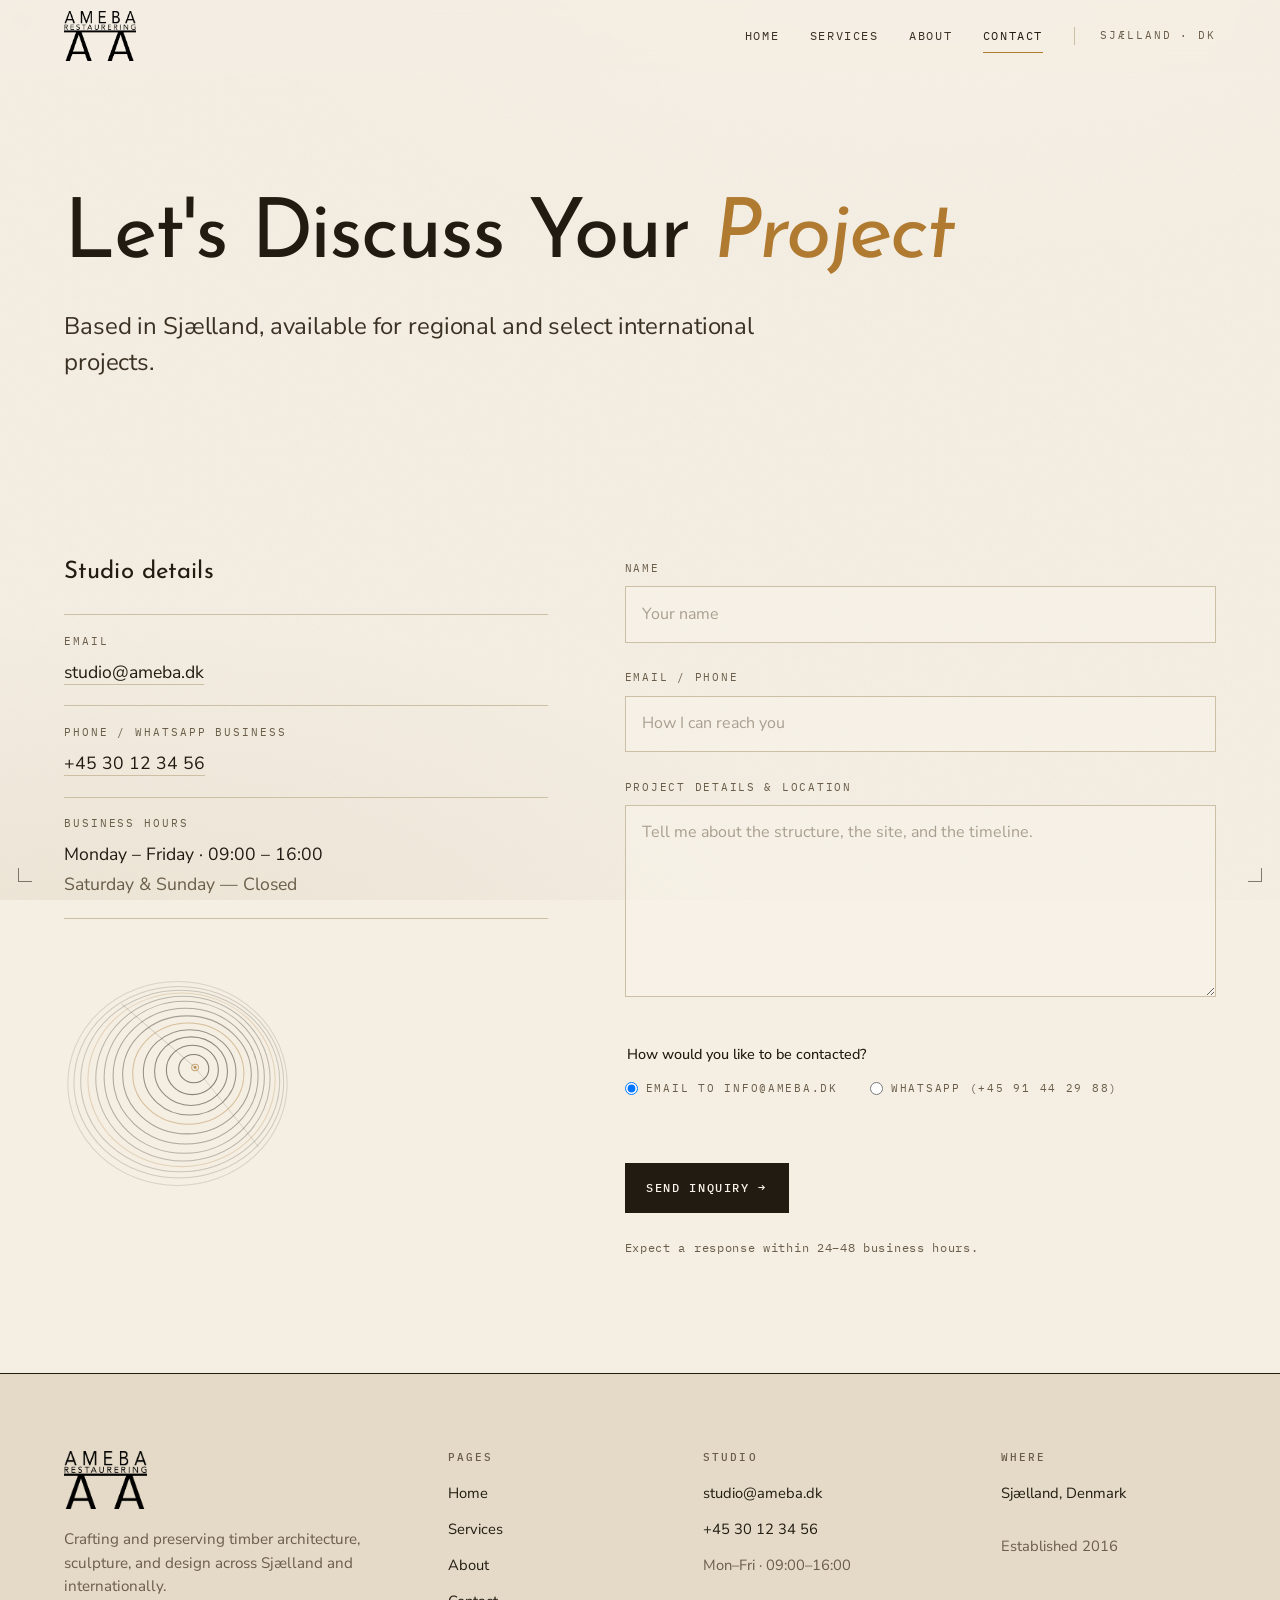
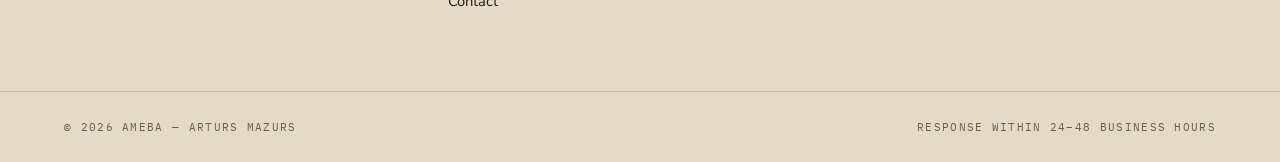
<file: contact.html>
<!DOCTYPE html>
<html lang="en" class="no-js">
<head>
  <meta charset="UTF-8" />
  <meta name="viewport" content="width=device-width, initial-scale=1.0" />
  <title>Contact — Ameba | Let's Discuss Your Timber Project</title>
  <meta name="description" content="Based in Sjælland, available for regional and select international projects. Email, phone / WhatsApp Business, and a short project enquiry form. Response within 24–48 business hours." />
  <link rel="preconnect" href="https://fonts.googleapis.com" />
  <link rel="preconnect" href="https://fonts.gstatic.com" crossorigin />
  <link href="https://fonts.googleapis.com/css2?family=Josefin+Sans:ital,wght@0,300;0,400;0,500;1,300&family=Nunito+Sans:ital,opsz,wght@0,6..12,400;0,6..12,600;0,6..12,700;1,6..12,400&family=IBM+Plex+Mono:wght@400;500&display=swap" rel="stylesheet" />
  <link rel="stylesheet" href="styles.css" />
</head>
<body>
  <div class="grain" aria-hidden="true"></div>
  <div class="sheet" aria-hidden="true"><span class="mark tl"></span><span class="mark tr"></span><span class="mark bl"></span><span class="mark br"></span></div>

  <header class="site-header" data-header>
    <div class="container header-inner">
      <a class="brand" href="index.html" aria-label="Ameba — Restaurering, home">
        <img class="brand-logo" src="images/logo-black.png" alt="Ameba — Restaurering" />
      </a>
      <button class="nav-toggle" aria-expanded="false" aria-controls="primary-nav" aria-label="Toggle menu" data-nav-toggle><span class="bar"></span></button>
      <nav class="primary-nav" id="primary-nav" data-nav>
        <a href="index.html">Home</a>
        <a href="services.html">Services</a>
        <a href="about.html">About</a>
        <a href="contact.html" class="is-active" aria-current="page">Contact</a>
        <span class="nav-locale">Sjælland · DK</span>
      </nav>
    </div>
  </header>

  <main>
    <section class="page-head">
      <div class="container">
        <h1 class="page-title" data-reveal>Let's Discuss Your <em>Project</em></h1>
        <p class="page-intro lead" data-reveal>Based in Sjælland, available for regional and select international projects.</p>
      </div>
    </section>

    <section class="section section--plain">
      <div class="container contact-grid">
        <aside class="contact-details" data-reveal>
          <h2 class="contact-h">Studio details</h2>
          <dl>
            <div>
              <dt>Email</dt>
              <dd><a href="mailto:studio@ameba.dk">studio@ameba.dk</a></dd>
            </div>
            <div>
              <dt>Phone / WhatsApp Business</dt>
              <dd><a href="tel:+4530123456">+45 30 12 34 56</a></dd>
            </div>
            <div>
              <dt>Business hours</dt>
              <dd>Monday – Friday · 09:00 – 16:00<br /><span class="muted">Saturday &amp; Sunday — Closed</span></dd>
            </div>
          </dl>
          <div class="contact-rings" data-rings aria-hidden="true"></div>
        </aside>

        <form class="contact-form" method="POST" action="https://formspree.io/f/xlgylyek" data-contact-form novalidate>
          <div class="field">
            <label for="name">Name</label>
            <input id="name" name="name" type="text" autocomplete="name" placeholder="Your name" required />
          </div>
          <div class="field">
            <label for="contact">Email / Phone</label>
            <input id="contact" name="contact" type="text" placeholder="How I can reach you" required />
          </div>
          <div class="field">
            <label for="details">Project Details &amp; Location</label>
            <textarea id="details" name="details" rows="6" placeholder="Tell me about the structure, the site, and the timeline." required></textarea>
          </div>
          <fieldset class="field" style="border:none; padding:0; margin:1.2rem 0;">
            <legend style="font-size:0.9rem; font-weight:500; margin-bottom:0.8rem;">How would you like to be contacted?</legend>
            <div style="display:flex; gap:2rem; margin-bottom:1rem;">
              <label style="display:flex; align-items:center; gap:0.5rem; cursor:pointer;">
                <input type="radio" name="contact-method" value="email" checked required style="cursor:pointer;" />
                <span>Email to info@ameba.dk</span>
              </label>
              <label style="display:flex; align-items:center; gap:0.5rem; cursor:pointer;">
                <input type="radio" name="contact-method" value="whatsapp" required style="cursor:pointer;" />
                <span>WhatsApp (+45 91 44 29 88)</span>
              </label>
            </div>
          </fieldset>
          <div id="whatsapp-link" style="display:none; margin-bottom:1.5rem;">
            <a href="https://wa.me/4591442988" class="btn btn-ghost" style="display:inline-block; text-decoration:none;">Chat on WhatsApp <span class="btn-arrow" aria-hidden="true">→</span></a>
          </div>
          <button class="btn btn-primary" type="submit" id="submit-btn">Send Inquiry <span class="btn-arrow" aria-hidden="true">→</span></button>
          <p class="form-note">Expect a response within 24–48 business hours.</p>
          <p class="form-success" data-form-success hidden>Thank you — your enquiry has been noted. I'll be in touch within 24–48 business hours.</p>
        </form>
      </div>
    </section>
  </main>

  <footer class="site-footer">
    <div class="container footer-grid">
      <div class="footer-brand">
        <img class="brand-logo brand-logo--footer" src="images/logo-black.png" alt="Ameba — Restaurering" />
        <p class="footer-tag">Crafting and preserving timber architecture, sculpture, and design across Sjælland and internationally.</p>
      </div>
      <div class="footer-col">
        <h4>Pages</h4>
        <ul>
          <li><a href="index.html">Home</a></li>
          <li><a href="services.html">Services</a></li>
          <li><a href="about.html">About</a></li>
          <li><a href="contact.html">Contact</a></li>
        </ul>
      </div>
      <div class="footer-col">
        <h4>Studio</h4>
        <div class="stack">
          <a href="mailto:studio@ameba.dk">studio@ameba.dk</a>
          <a href="tel:+4530123456">+45 30 12 34 56</a>
          <p class="muted">Mon–Fri · 09:00–16:00</p>
        </div>
      </div>
      <div class="footer-col">
        <h4>Where</h4>
        <div class="stack">
          <p>Sjælland, Denmark</p>
          <p class="muted">Established 2016</p>
        </div>
      </div>
    </div>
    <div class="container footer-base">
      <span>© 2026 Ameba — Arturs Mazurs</span>
      <span>Response within 24–48 business hours</span>
    </div>
  </footer>

  <script src="main.js"></script>
</body>
</html>
</file>
<file: styles.css>
/* =========================================================================
   AMEBA — Timber Craft & Conservation
   Design system: "The Drafting Table"
   Danish mid-century modern × architect's technical drawing
   ========================================================================= */

/* ----------------------------------------------------------------- Tokens */
:root {
  /* Palette — warm paper & timber */
  --paper:       #F4EEE3;
  --paper-warm:  #F8F3EA;
  --paper-deep:  #ECE4D4;
  --paper-edge:  #E4DAC7;
  --ink:         #211B12;
  --ink-2:       #3A3123;
  --ink-soft:    #6A5D49;
  --ink-faint:   #95897A;
  --rule:        #CCBFA6;
  --rule-soft:   #DACFB9;
  --ochre:       #B07A30;
  --ochre-deep:  #8F5F20;
  --ochre-soft:  #C79A57;
  --clay:        #A8542B;

  /* Type — geometric display / humanist body / technical mono */
  --display: "Josefin Sans", Futura, "Century Gothic", sans-serif;
  --body:    "Nunito Sans", -apple-system, BlinkMacSystemFont, sans-serif;
  --mono:    "IBM Plex Mono", ui-monospace, "SFMono-Regular", monospace;

  /* Spacing & layout */
  --maxw: 1280px;
  --pad: clamp(1.25rem, 5vw, 4rem);
  --section-y: clamp(4.5rem, 9vw, 9rem);

  /* Motion */
  --ease: cubic-bezier(.22, .61, .36, 1);
  --ease-io: cubic-bezier(.4, 0, .2, 1);
}

/* --------------------------------------------------------------- Reset */
*, *::before, *::after { box-sizing: border-box; }
* { margin: 0; }

html {
  -webkit-text-size-adjust: 100%;
  scroll-behavior: smooth;
  scroll-padding-top: 6rem;
}
@media (prefers-reduced-motion: reduce) { html { scroll-behavior: auto; } }

body {
  font-family: var(--body);
  font-size: clamp(1rem, 0.95rem + 0.2vw, 1.0625rem);
  font-weight: 400;
  line-height: 1.7;
  color: var(--ink);
  background-color: var(--paper);
  background-image:
    radial-gradient(125% 90% at 72% -12%, var(--paper-warm), transparent 46%),
    radial-gradient(120% 80% at 8% 108%, var(--paper-deep), transparent 50%);
  background-attachment: fixed;
  -webkit-font-smoothing: antialiased;
  text-rendering: optimizeLegibility;
  overflow-x: hidden;
}

img, svg { display: block; max-width: 100%; }
a { color: inherit; text-decoration: none; }
ul, ol { list-style: none; padding: 0; }
button { font: inherit; color: inherit; cursor: pointer; background: none; border: none; }
input, textarea { font: inherit; color: inherit; }

::selection { background: var(--ochre); color: var(--paper-warm); }

:focus-visible {
  outline: 2px solid var(--ochre);
  outline-offset: 3px;
}

.visually-hidden {
  position: absolute; width: 1px; height: 1px;
  padding: 0; margin: -1px; overflow: hidden;
  clip: rect(0 0 0 0); white-space: nowrap; border: 0;
}

/* --------------------------------------------------- Atmosphere overlays */
.grain {
  position: fixed; inset: 0; z-index: 0;
  pointer-events: none; opacity: 0.05;
  mix-blend-mode: multiply;
  background-image: url("data:image/svg+xml,%3Csvg xmlns='http://www.w3.org/2000/svg' width='180' height='180'%3E%3Cfilter id='n'%3E%3CfeTurbulence type='fractalNoise' baseFrequency='0.85' numOctaves='2' stitchTiles='stitch'/%3E%3C/filter%3E%3Crect width='100%25' height='100%25' filter='url(%23n)'/%3E%3C/svg%3E");
}

/* Drafting-sheet crop marks */
.sheet { position: fixed; inset: 0; z-index: 6; pointer-events: none; }
.sheet .mark { position: absolute; width: 14px; height: 14px; opacity: 0.55; }
.sheet .tl { top: 18px; left: 18px; border-top: 1px solid var(--ink); border-left: 1px solid var(--ink); }
.sheet .tr { top: 18px; right: 18px; border-top: 1px solid var(--ink); border-right: 1px solid var(--ink); }
.sheet .bl { bottom: 18px; left: 18px; border-bottom: 1px solid var(--ink); border-left: 1px solid var(--ink); }
.sheet .br { bottom: 18px; right: 18px; border-bottom: 1px solid var(--ink); border-right: 1px solid var(--ink); }
@media (max-width: 680px) { .sheet { display: none; } }

/* ------------------------------------------------------------- Typography */
h1, h2 { font-family: var(--display); font-weight: 400; line-height: 1.1; letter-spacing: 0.005em; }
h3, h4 { font-family: var(--display); font-weight: 500; line-height: 1.18; letter-spacing: 0.01em; }

.eyebrow {
  font-family: var(--mono); font-size: 0.72rem; font-weight: 500;
  letter-spacing: 0.22em; text-transform: uppercase; color: var(--ink-soft);
  display: inline-flex; align-items: center; gap: 0.75em;
}
.eyebrow .tick { width: 1.7rem; height: 1px; background: var(--ochre); display: inline-block; }

.fig {
  font-family: var(--mono); font-size: 0.72rem; font-weight: 500;
  letter-spacing: 0.22em; text-transform: uppercase; color: var(--ochre-deep);
}

.lead {
  font-size: clamp(1.15rem, 1.02rem + 0.7vw, 1.5rem);
  line-height: 1.5; color: var(--ink-2);
  letter-spacing: -0.005em;
}

.muted { color: var(--ink-soft); }

p + p { margin-top: 1.15em; }

em { font-style: italic; }

/* ----------------------------------------------------------------- Layout */
.container { width: 100%; max-width: var(--maxw); margin-inline: auto; padding-inline: var(--pad); }
.container.narrow { max-width: 760px; }

main { position: relative; z-index: 1; }

.section { padding-block: var(--section-y); border-top: 1px solid var(--rule); position: relative; }
.section--plain { border-top: none; }

.section-head {
  display: flex; align-items: baseline; gap: 1.4rem;
  margin-bottom: clamp(1.75rem, 3vw, 2.75rem);
  flex-wrap: wrap;
}

.section-title {
  font-size: clamp(2rem, 1.4rem + 2.8vw, 3.4rem);
  max-width: 18ch;
}
.section-intro { margin-top: 1.4rem; max-width: 48ch; }

/* ------------------------------------------------------------ Reveal anim */
.js [data-reveal] {
  opacity: 0; transform: translateY(16px);
  transition: opacity 0.85s var(--ease), transform 0.85s var(--ease);
  transition-delay: var(--d, 0s);
}
.js [data-reveal].is-in { opacity: 1; transform: none; }

.js [data-reveal-list] > * {
  opacity: 0; transform: translateY(16px);
  transition: opacity 0.7s var(--ease), transform 0.7s var(--ease);
}
.js [data-reveal-list].is-in > * { opacity: 1; transform: none; }
.js [data-reveal-list].is-in > *:nth-child(1) { transition-delay: 0.04s; }
.js [data-reveal-list].is-in > *:nth-child(2) { transition-delay: 0.12s; }
.js [data-reveal-list].is-in > *:nth-child(3) { transition-delay: 0.20s; }
.js [data-reveal-list].is-in > *:nth-child(4) { transition-delay: 0.28s; }
.js [data-reveal-list].is-in > *:nth-child(5) { transition-delay: 0.36s; }
.js [data-reveal-list].is-in > *:nth-child(6) { transition-delay: 0.44s; }

@media (prefers-reduced-motion: reduce) {
  .js [data-reveal], .js [data-reveal-list] > * { opacity: 1; transform: none; transition: none; }
}

/* ------------------------------------------------------------------ Rings */
.rings { width: 100%; height: 100%; overflow: visible; }
.rings ellipse, .rings circle, .rings path { transition: opacity 0.6s var(--ease); }

@keyframes ring-rotate { to { transform: rotate(360deg); } }
.rings--spin { animation: ring-rotate 140s linear infinite; transform-origin: 56% 44%; }
@media (prefers-reduced-motion: reduce) { .rings--spin { animation: none; } }

/* ------------------------------------------------------------------ Header */
.site-header {
  position: sticky; top: 0; z-index: 20;
  background: color-mix(in srgb, var(--paper) 78%, transparent);
  -webkit-backdrop-filter: blur(9px); backdrop-filter: blur(9px);
  border-bottom: 1px solid transparent;
  transition: border-color 0.4s var(--ease-io), background 0.4s var(--ease-io);
}
.site-header.scrolled { border-bottom-color: var(--rule); background: color-mix(in srgb, var(--paper) 90%, transparent); }

.header-inner {
  display: flex; align-items: center; justify-content: space-between;
  gap: 1.5rem; min-height: 72px;
}

.brand { display: inline-flex; align-items: center; gap: 0.7rem; }
.brand-mark { width: 30px; height: 30px; flex: none; }
.brand-mark svg { width: 100%; height: 100%; }
.brand-text { display: flex; flex-direction: column; line-height: 1; }
.brand-name { font-family: var(--display); font-size: 1.32rem; font-weight: 500; letter-spacing: 0.01em; }
.brand-sub { font-family: var(--mono); font-size: 0.58rem; letter-spacing: 0.2em; text-transform: uppercase; color: var(--ink-soft); margin-top: 0.32rem; }
.brand-logo { height: clamp(38px, 4.6vw, 50px); width: auto; display: block; }
.footer-brand .brand-logo--footer { height: 58px; width: auto; align-self: flex-start; }

.primary-nav { display: flex; align-items: center; gap: clamp(1.1rem, 2.4vw, 2.2rem); }
.primary-nav a {
  font-family: var(--mono); font-size: 0.76rem; letter-spacing: 0.13em;
  text-transform: uppercase; color: var(--ink-2);
  position: relative; padding-block: 0.4rem;
  transition: color 0.3s var(--ease-io);
}
.primary-nav a::after {
  content: ""; position: absolute; left: 0; bottom: 0; height: 1px; width: 100%;
  background: var(--ochre); transform: scaleX(0); transform-origin: left;
  transition: transform 0.35s var(--ease);
}
.primary-nav a:hover { color: var(--ink); }
.primary-nav a:hover::after, .primary-nav a.is-active::after { transform: scaleX(1); }
.primary-nav a.is-active { color: var(--ink); }

.nav-locale {
  font-family: var(--mono); font-size: 0.66rem; letter-spacing: 0.18em;
  text-transform: uppercase; color: var(--ink-soft);
  padding-left: clamp(0.6rem, 2vw, 1.6rem); border-left: 1px solid var(--rule);
}

/* Mobile nav toggle */
.nav-toggle { display: none; width: 44px; height: 44px; position: relative; }
.nav-toggle .bar, .nav-toggle .bar::before, .nav-toggle .bar::after {
  content: ""; position: absolute; left: 50%; width: 22px; height: 1.5px;
  background: var(--ink); transform: translateX(-50%); transition: transform 0.3s var(--ease), opacity 0.2s;
}
.nav-toggle .bar { top: 50%; margin-top: -0.75px; }
.nav-toggle .bar::before { top: -7px; }
.nav-toggle .bar::after { top: 7px; }
.nav-toggle[aria-expanded="true"] .bar { background: transparent; }
.nav-toggle[aria-expanded="true"] .bar::before { transform: translateX(-50%) translateY(7px) rotate(45deg); }
.nav-toggle[aria-expanded="true"] .bar::after { transform: translateX(-50%) translateY(-7px) rotate(-45deg); }

/* ------------------------------------------------------------------ Buttons */
.btn {
  display: inline-flex; align-items: center; gap: 0.7em;
  font-family: var(--mono); font-size: 0.78rem; font-weight: 500;
  letter-spacing: 0.13em; text-transform: uppercase;
  padding: 1.05em 1.65em; border: 1px solid var(--ink);
  transition: background 0.4s var(--ease-io), color 0.4s var(--ease-io), border-color 0.4s var(--ease-io), transform 0.15s var(--ease-io);
}
.btn:active { transform: translateY(1px); }
.btn-arrow { transition: transform 0.35s var(--ease); }
.btn-primary { background: var(--ink); color: var(--paper-warm); }
.btn-primary:hover { background: var(--ochre-deep); border-color: var(--ochre-deep); }
.btn-primary:hover .btn-arrow { transform: translateX(5px); }
.btn-ghost { background: transparent; color: var(--ink); }
.btn-ghost:hover { background: var(--ink); color: var(--paper-warm); }
.btn-ghost:hover .btn-arrow { transform: translateX(5px); }

/* ------------------------------------------------------------------ Hero */
.hero {
  position: relative; overflow: hidden;
  min-height: clamp(640px, 100vh, 920px);
  display: flex; align-items: center; justify-content: center;
  padding-top: clamp(6rem, 12vw, 10rem); padding-bottom: clamp(6rem, 12vw, 10rem);
}
.hero-video {
  position: absolute; inset: 0; width: 100%; height: 100%;
  object-fit: cover; opacity: 0.55;
  filter: saturate(0.92) contrast(1.02); z-index: 0;
}
/* Paper scrim: near-opaque behind the text on the left, footage breathes on
   the right; bottom edge melts into the page so the next section flows in. */
.hero-overlay {
  position: absolute; inset: 0; z-index: 1; pointer-events: none;
  background:
    linear-gradient(90deg, rgba(244, 238, 227, 0.94) 0%, rgba(244, 238, 227, 0.78) 36%, rgba(244, 238, 227, 0.34) 70%, rgba(244, 238, 227, 0.08) 100%),
    linear-gradient(180deg, rgba(244, 238, 227, 0.45) 0%, transparent 24%, transparent 68%, var(--paper) 100%);
}
.hero-centered {
  position: relative; z-index: 2; width: 100%;
  display: flex; align-items: center; justify-content: flex-start;
  padding: 0 var(--pad);
}
.hero-content {
  text-align: left; max-width: 760px; width: 100%;
}
.hero-eyebrow { margin-bottom: clamp(1.2rem, 2.5vw, 2rem); }
.hero-title {
  font-size: clamp(2.9rem, 2rem + 4.4vw, 5.6rem);
  line-height: 1.06; letter-spacing: 0.005em;
  margin-bottom: 1.8rem; font-weight: 300;
  text-wrap: balance;
}
.hero-sub {
  font-size: clamp(1.05rem, 1rem + 0.5vw, 1.25rem);
  line-height: 1.65; color: var(--ink-2);
  margin-bottom: 2.6rem; max-width: 54ch;
}
.hero-actions {
  display: flex; gap: 1rem; flex-wrap: wrap;
  justify-content: flex-start; align-items: center;
}

/* Scroll cue — a drafting rule that draws itself downward */
.hero-scroll {
  position: absolute; bottom: 0; left: var(--pad); z-index: 2;
  display: flex; flex-direction: column; align-items: center; gap: 0.9rem;
}
.hero-scroll .word {
  font-family: var(--mono); font-size: 0.6rem; letter-spacing: 0.3em;
  text-transform: uppercase; color: var(--ink-soft);
  writing-mode: vertical-rl;
}
.hero-scroll .line {
  width: 1px; height: 62px; background: var(--rule);
  position: relative; overflow: hidden;
}
.hero-scroll .line::after {
  content: ""; position: absolute; top: -100%; left: 0; width: 100%; height: 100%;
  background: var(--ochre);
  animation: scroll-cue 2.6s var(--ease) infinite;
}
@keyframes scroll-cue { 0% { top: -100%; } 55% { top: 0; } 100% { top: 100%; } }
@media (prefers-reduced-motion: reduce) { .hero-scroll .line::after { animation: none; } }
@media (max-width: 680px) { .hero-scroll { display: none; } }

/* --------------------------------------------------------- Philosophy */
.philosophy-grid {
  display: grid; grid-template-columns: minmax(0, 1fr) minmax(0, 1.1fr);
  gap: clamp(1.5rem, 4vw, 4rem); align-items: start;
}
.philosophy-body p:not(.lead) { margin-top: 1.4rem; color: var(--ink-2); }
.pull-quote {
  font-family: var(--display); font-style: italic; font-weight: 300;
  font-size: clamp(2.6rem, 1.6rem + 4.5vw, 5.5rem); line-height: 0.98;
  letter-spacing: -0.02em; color: var(--ink);
  margin-top: clamp(2.5rem, 5vw, 4.5rem); text-indent: -0.05em;
}
.pull-quote .by {
  display: block; font-family: var(--mono); font-style: normal;
  font-size: 0.72rem; letter-spacing: 0.2em; text-transform: uppercase;
  color: var(--ink-soft); margin-top: 1.4rem; text-indent: 0;
}

/* -------------------------------------------------------- Collaborations */
.collab-list { margin-top: clamp(2rem, 4vw, 3rem); }
.collab-list li {
  display: flex; flex-direction: column; align-items: flex-start;
  padding: clamp(1.4rem, 3vw, 2.4rem) 0;
  border-top: 1px solid var(--rule); position: relative;
}
.collab-list li:last-child { border-bottom: 1px solid var(--rule); }
.collab-name {
  position: relative; z-index: 2;
  font-family: var(--display); font-size: clamp(1.5rem, 0.9rem + 2.4vw, 2.5rem);
  font-weight: 430; letter-spacing: -0.015em;
  transition: color 0.35s var(--ease-io);
}
.collab-note {
  position: relative; z-index: 2;
  font-family: var(--mono); font-size: 0.74rem; letter-spacing: 0.06em;
  color: var(--ink-soft); text-align: left; max-width: 40ch;
  opacity: 0; max-height: 0; margin-top: 0; transform: translateY(6px);
  overflow: hidden; pointer-events: none;
  transition: opacity 0.45s var(--ease), max-height 0.5s var(--ease),
    transform 0.45s var(--ease), margin-top 0.45s var(--ease);
}
.collab-list li:hover .collab-name { color: var(--ochre); }
.collab-list li:hover .collab-note { opacity: 1; max-height: 4rem; margin-top: 0.7rem; transform: none; }

/* one full-bleed test video that fades in on hover */
.collab-video {
  position: absolute; top: 0; left: 50%; transform: translateX(-50%);
  width: 100vw; height: 100%; object-fit: cover; opacity: 0; z-index: 0; pointer-events: none;
  filter: saturate(0.9) contrast(1.02);
  transition: opacity 0.6s var(--ease);
}
.collab-list li.has-video::after {
  content: ""; position: absolute; top: 0; bottom: 0; left: 50%; transform: translateX(-50%);
  width: 100vw; z-index: 1; pointer-events: none; opacity: 0;
  background: linear-gradient(90deg, var(--paper) 0%, rgba(244, 238, 227, 0.62) 42%, rgba(244, 238, 227, 0.18) 100%);
  transition: opacity 0.6s var(--ease);
}
.collab-list li.has-video:hover .collab-video { opacity: 0.5; }
.collab-list li.has-video:hover::after { opacity: 1; }
@media (hover: none) { .collab-note { opacity: 1; max-height: none; margin-top: 0.7rem; transform: none; overflow: visible; } }

/* -------------------------------------------------------------- Page head */
.page-head { padding-top: clamp(3.5rem, 8vw, 7rem); padding-bottom: clamp(2.5rem, 5vw, 4rem); }
.page-title {
  font-size: clamp(2.6rem, 1.5rem + 4.6vw, 5.4rem); line-height: 1.0;
  letter-spacing: -0.025em; max-width: 18ch; margin-top: 1.3rem;
}
.page-title em { color: var(--ochre); font-style: italic; }
.page-intro { margin-top: 1.8rem; max-width: 52ch; }

/* ---------------------------------------------------------------- Services */
/* Full-width service bands — faded footage with the text laid over it */
.service-band {
  position: relative; overflow: hidden;
  display: flex; align-items: center;
  min-height: clamp(400px, 56vh, 620px);
  background: var(--paper); border-top: 1px solid var(--rule);
}
.service-band:last-child { border-bottom: 1px solid var(--rule); }
.service-band > video {
  position: absolute; inset: 0; width: 100%; height: 100%;
  object-fit: cover; opacity: 0.5;
  filter: saturate(0.9) contrast(1.02); z-index: 0;
  transition: opacity 0.7s var(--ease);
}
/* paper veil: left near-opaque (video barely visible — text sits here),
   right almost clear (video most visible) */
.service-band::after {
  content: ""; position: absolute; inset: 0; z-index: 1; pointer-events: none;
  background: linear-gradient(90deg, var(--paper) 0%, rgba(244, 238, 227, 0.93) 26%, rgba(244, 238, 227, 0.45) 66%, rgba(244, 238, 227, 0.06) 100%);
  transition: background 0.7s var(--ease);
}
.service-band .container { position: relative; z-index: 2; }
.service-text { max-width: 42ch; }
.service-title { font-size: clamp(2rem, 1.4rem + 2.4vw, 3.2rem); letter-spacing: -0.02em; }
.service-desc {
  color: var(--ink-2); max-width: 40ch;
  margin-top: 0; max-height: 0; opacity: 0; transform: translateY(8px);
  overflow: hidden; pointer-events: none;
  transition: opacity 0.5s var(--ease), max-height 0.65s var(--ease),
    transform 0.5s var(--ease), margin-top 0.5s var(--ease);
}
/* hover — reveal the description and lift the video toward full visibility */
.service-band:hover > video { opacity: 0.92; }
.service-band:hover::after {
  background: linear-gradient(90deg, rgba(244, 238, 227, 0.9) 0%, rgba(244, 238, 227, 0.6) 36%, rgba(244, 238, 227, 0.14) 70%, transparent 100%);
}
.service-band:hover .service-desc {
  opacity: 1; max-height: 14rem; transform: none; margin-top: 1.1rem;
}
/* touch devices: no hover, so always show the description */
@media (hover: none) {
  .service-band > video { opacity: 0.72; }
  .service-desc { opacity: 1; max-height: none; transform: none; margin-top: 1.1rem; overflow: visible; }
}

/* --------------------------------------------------- Ambient footage
   Pure, chrome-less craft footage used as atmosphere — no captions,
   no labels. The work simply happens in the background. */

/* Full-bleed cinematic band */
.ambient-band {
  position: relative; overflow: hidden;
  height: clamp(380px, 70vh, 760px);
  background: var(--paper-deep);
}
.ambient-band video {
  position: absolute; inset: 0; width: 100%; height: 100%;
  object-fit: cover; display: block;
  filter: saturate(0.94) contrast(1.02);
}
/* soft paper fade at top & bottom so footage melts into the page */
.ambient-band::after {
  content: ""; position: absolute; inset: 0; pointer-events: none;
  background:
    linear-gradient(180deg, var(--paper) 0%, rgba(244, 238, 227, 0) 15%, rgba(244, 238, 227, 0) 85%, var(--paper) 100%),
    linear-gradient(0deg, rgba(33, 27, 18, 0.05), rgba(33, 27, 18, 0.05));
}

/* Chrome-less footage tile (mosaic + services) */
.clip {
  position: relative; margin: 0; overflow: hidden;
  aspect-ratio: 16 / 9; background: var(--paper-deep);
}
.clip video {
  position: absolute; inset: 0; width: 100%; height: 100%;
  object-fit: cover; display: block;
  filter: saturate(0.94) contrast(1.02);
  transition: transform 1.2s var(--ease);
}
.clip:hover video { transform: scale(1.045); }
.clip::after {
  content: ""; position: absolute; inset: 0; pointer-events: none;
  box-shadow: inset 0 0 0 1px rgba(33, 27, 18, 0.07);
  background: linear-gradient(0deg, rgba(33, 27, 18, 0.05), transparent 45%);
}

/* Workshop mosaic */
.gallery {
  display: grid; grid-template-columns: repeat(3, 1fr);
  gap: clamp(0.6rem, 1.4vw, 1.1rem); margin-top: clamp(2rem, 4vw, 3.2rem);
}

/* Service footage */
.service-clip { margin: 0; }
.service-clip .clip { aspect-ratio: 4 / 3; }

/* ----------------------------------------------- Image placeholders
   Where real photography is not yet shot — an on-brand blank frame
   that names the shot to capture. To use a real image, replace the
   .ph-body block with: <img class="ph-img" src="…" alt="…"> */
.ph { margin: 0; }
.ph-frame {
  position: relative; overflow: hidden; aspect-ratio: 16 / 9;
  display: grid; place-items: center;
  background:
    repeating-linear-gradient(135deg, rgba(33, 27, 18, 0.015) 0 14px, transparent 14px 28px),
    linear-gradient(168deg, var(--paper-warm), var(--paper-deep));
  border: 1px dashed var(--rule);
  transition: border-color 0.4s var(--ease);
}
.ph-frame:hover { border-color: var(--ochre); }
.ph-img { position: absolute; inset: 0; width: 100%; height: 100%; object-fit: cover; }
.ph-body {
  position: relative; z-index: 1;
  display: flex; flex-direction: column; align-items: center; gap: 0.75rem;
  text-align: center; padding: clamp(1rem, 3vw, 2.2rem); max-width: 42ch;
}
.ph-kicker { font-family: var(--mono); font-size: 0.68rem; letter-spacing: 0.2em; text-transform: uppercase; color: var(--ochre-deep); display: inline-flex; align-items: center; gap: 0.7em; }
.ph-desc { font-family: var(--display); font-style: italic; font-size: clamp(1.05rem, 0.92rem + 0.55vw, 1.4rem); line-height: 1.26; color: var(--ink); }
.ph-meta { font-family: var(--mono); font-size: 0.62rem; letter-spacing: 0.16em; text-transform: uppercase; color: var(--ink-soft); }
.service-clip .ph-frame { aspect-ratio: 4 / 3; }

/* Full-bleed placeholder band */
.band-ph {
  position: relative; display: grid; place-items: center;
  min-height: clamp(340px, 56vh, 600px); padding: clamp(2rem, 5vw, 4rem) var(--pad);
  background:
    repeating-linear-gradient(135deg, rgba(33, 27, 18, 0.015) 0 16px, transparent 16px 32px),
    linear-gradient(180deg, var(--paper-warm), var(--paper-deep));
  border-block: 1px dashed var(--rule);
}
.band-ph .ph-body { max-width: 56ch; }
.band-ph .ph-desc { font-size: clamp(1.3rem, 1rem + 1.4vw, 2.1rem); }

/* ------------------------------------------------------------------- About */
.about-grid {
  display: block;
}
.about-intro .meta-list { margin-top: clamp(2rem, 4vw, 3rem); }
.about-portrait { margin: 0; }

/* Fixed atmospheric background video for the About page — most visible at the
   top, faded out toward the bottom; sits behind the (transparent) content and
   is released/hidden at the closing CTA via JS. */
.about-bg {
  position: fixed; inset: 0; z-index: 0; pointer-events: none;
  opacity: 0.5; transition: opacity 0.6s var(--ease);
  -webkit-mask-image: linear-gradient(to bottom, #000 0%, rgba(0, 0, 0, 0.92) 26%, rgba(0, 0, 0, 0.4) 62%, transparent 88%);
  mask-image: linear-gradient(to bottom, #000 0%, rgba(0, 0, 0, 0.92) 26%, rgba(0, 0, 0, 0.4) 62%, transparent 88%);
}
.about-bg video { width: 100%; height: 100%; object-fit: cover; filter: saturate(0.92) contrast(1.02); }
.about-bg.is-hidden { opacity: 0; }

/* Homepage fixed background video — same clip as About, shown only across the
   Philosophy + About range (toggled by JS), released before Services. */
.home-bg {
  position: fixed; inset: 0; z-index: 0; pointer-events: none;
  opacity: 0; transition: opacity 0.7s var(--ease);
  -webkit-mask-image: linear-gradient(to bottom, #000 0%, rgba(0, 0, 0, 0.92) 26%, rgba(0, 0, 0, 0.4) 62%, transparent 88%);
  mask-image: linear-gradient(to bottom, #000 0%, rgba(0, 0, 0, 0.92) 26%, rgba(0, 0, 0, 0.4) 62%, transparent 88%);
}
.home-bg video { width: 100%; height: 100%; object-fit: cover; filter: saturate(0.92) contrast(1.02); }
.home-bg.is-on { opacity: 0.5; }

/* Still images inside .clip frames (e.g. Selected Work) */
.clip img { position: absolute; inset: 0; width: 100%; height: 100%; object-fit: cover; display: block; }
.about-body-section .lead { margin-bottom: 1.6rem; }
.about-body-section p:not(.lead) { margin-top: 1.35rem; color: var(--ink-2); }

.approach { margin-top: clamp(3rem, 6vw, 5rem); border-top: 1px solid var(--rule); padding-top: clamp(2rem, 4vw, 3rem); }
.approach-grid { display: grid; grid-template-columns: repeat(4, 1fr); gap: 1.5rem; margin-top: 2rem; }
.approach-item { border-top: 2px solid var(--ink); padding-top: 1rem; }
.approach-item .n { font-family: var(--mono); font-size: 0.68rem; letter-spacing: 0.18em; color: var(--ochre-deep); text-transform: uppercase; }
.approach-item h3 { font-size: 1.25rem; margin-top: 0.6rem; }
.approach-item p { font-size: 0.92rem; color: var(--ink-soft); margin-top: 0.5rem; }

/* ----------------------------------------------------------------- Contact */
.contact-grid {
  display: grid; grid-template-columns: minmax(0, 0.9fr) minmax(0, 1.1fr);
  gap: clamp(2.5rem, 6vw, 6rem); align-items: start;
}
.contact-h { font-size: 1.5rem; margin-bottom: 1.8rem; }
.contact-details dl > div { padding: 1.1rem 0; border-top: 1px solid var(--rule); }
.contact-details dl > div:last-of-type { border-bottom: 1px solid var(--rule); }
.contact-details dt { font-family: var(--mono); font-size: 0.66rem; letter-spacing: 0.18em; text-transform: uppercase; color: var(--ink-soft); }
.contact-details dd { font-size: 1.1rem; margin-top: 0.45rem; }
.contact-details dd a { border-bottom: 1px solid var(--rule); transition: border-color 0.3s, color 0.3s; }
.contact-details dd a:hover { color: var(--ochre); border-color: var(--ochre); }
.contact-rings { width: clamp(150px, 18vw, 230px); aspect-ratio: 1; margin-top: 3rem; opacity: 0.9; }

.contact-form { display: flex; flex-direction: column; gap: 1.6rem; }
.field { display: flex; flex-direction: column; gap: 0.55rem; }
.field label { font-family: var(--mono); font-size: 0.68rem; letter-spacing: 0.16em; text-transform: uppercase; color: var(--ink-soft); }
.field input, .field textarea {
  background: color-mix(in srgb, var(--paper-warm) 60%, transparent);
  border: 1px solid var(--rule); padding: 0.85rem 1rem;
  font-size: 1rem; color: var(--ink); border-radius: 0;
  transition: border-color 0.3s var(--ease-io), background 0.3s;
  resize: vertical;
}
.field input:focus, .field textarea:focus { outline: none; border-color: var(--ink); background: var(--paper-warm); }
.field input::placeholder, .field textarea::placeholder { color: var(--ink-soft); opacity: 0.55; }
.contact-form .btn { align-self: flex-start; margin-top: 0.3rem; }
.form-note { font-family: var(--mono); font-size: 0.72rem; letter-spacing: 0.06em; color: var(--ink-soft); }
.form-success {
  font-family: var(--mono); font-size: 0.82rem; letter-spacing: 0.04em;
  color: var(--ink); padding: 1rem 1.2rem; border: 1px solid var(--ochre);
  background: color-mix(in srgb, var(--ochre-soft) 18%, transparent);
}
.field-error { border-color: var(--clay) !important; }

/* ---------------------------------------------------------------- CTA strip */
.cta-strip { position: relative; overflow: hidden; border-top: 1px solid var(--rule); background: var(--paper-deep); }
.cta-inner { padding-block: clamp(4rem, 8vw, 7rem); position: relative; z-index: 1; text-align: center; }
.cta-inner h2 { font-size: clamp(2.1rem, 1.4rem + 3vw, 3.6rem); max-width: 20ch; margin: 1.2rem auto 0; }
.cta-sub { max-width: 52ch; margin: 1.4rem auto 2.4rem; color: var(--ink-2); }
.cta-inner .btn { margin-inline: auto; }
.cta-rings {
  position: absolute; top: 50%; left: 50%; transform: translate(-50%, -50%);
  width: min(760px, 120%); aspect-ratio: 1; opacity: 0.16; z-index: 0; pointer-events: none;
}

/* ------------------------------------------------------------------ Footer */
.site-footer { border-top: 1px solid var(--ink); background: var(--paper-edge); position: relative; z-index: 1; }
.footer-grid {
  display: grid; grid-template-columns: 1.6fr 1fr 1.2fr 1fr; gap: 2.5rem;
  padding-block: clamp(3rem, 6vw, 5rem);
}
.footer-brand { display: flex; flex-direction: column; gap: 1.2rem; max-width: 34ch; }
.footer-brand .brand-mark { width: 38px; height: 38px; }
.footer-tag { font-size: 0.95rem; color: var(--ink-soft); line-height: 1.55; }
.site-footer h4 { font-family: var(--mono); font-size: 0.66rem; font-weight: 500; letter-spacing: 0.2em; text-transform: uppercase; color: var(--ink-soft); margin-bottom: 1.1rem; }
.footer-col a, .footer-col p, .footer-col li { font-size: 0.92rem; }
.footer-col ul { display: flex; flex-direction: column; gap: 0.7rem; }
.footer-col a { transition: color 0.3s; }
.footer-col a:hover { color: var(--ochre); }
.footer-col .stack { display: flex; flex-direction: column; gap: 0.7rem; }

.footer-base {
  display: flex; align-items: center; justify-content: space-between; gap: 1rem; flex-wrap: wrap;
  padding-block: 1.6rem; border-top: 1px solid var(--rule);
  font-family: var(--mono); font-size: 0.68rem; letter-spacing: 0.12em; text-transform: uppercase; color: var(--ink-soft);
}

/* ------------------------------------------------ Grouped Collaborations */
.collab-groups {
  display: grid; grid-template-columns: repeat(auto-fit, minmax(300px, 1fr));
  gap: clamp(2.5rem, 5vw, 4rem) clamp(2rem, 4vw, 3rem);
  margin-top: clamp(2rem, 4vw, 3rem);
}

.collab-group-title {
  font-size: clamp(1.3rem, 1.1rem + 0.8vw, 1.65rem); font-weight: 400;
  color: var(--ink);
  padding-top: 1.1rem; margin-bottom: 1.4rem;
  border-top: 1px solid var(--rule);
}

.collab-items {
  display: grid; grid-template-columns: repeat(3, 1fr); gap: clamp(0.6rem, 1.4vw, 1rem);
}

/* Awaiting photography — dashed drafting frame with a growth-ring mark,
   same visual language as .ph-frame. Swap in a real <img> when shot. */
.collab-item-placeholder {
  aspect-ratio: 1; position: relative; overflow: hidden;
  background:
    repeating-linear-gradient(135deg, rgba(33, 27, 18, 0.02) 0 12px, transparent 12px 24px),
    linear-gradient(160deg, var(--paper-warm), var(--paper-deep));
  border: 1px dashed var(--rule);
  animation: rotate-placeholder 9s var(--ease-io) infinite;
  transition: border-color 0.4s var(--ease);
}
.collab-group:hover .collab-item-placeholder { border-color: var(--ochre-soft); }
.collab-item-placeholder::before {
  content: ""; position: absolute; left: 50%; top: 50%;
  width: 38%; aspect-ratio: 1; transform: translate(-50%, -50%);
  border-radius: 50%; border: 1px solid var(--rule);
}
.collab-item-placeholder::after {
  content: ""; position: absolute; left: 50%; top: 50%;
  width: 13%; aspect-ratio: 1; transform: translate(-50%, -50%);
  border-radius: 50%; border: 1px solid var(--ochre-soft);
}

@keyframes rotate-placeholder {
  0%, 28% { opacity: 1; }
  33%, 61% { opacity: 0.45; }
  66%, 100% { opacity: 1; }
}
@media (prefers-reduced-motion: reduce) { .collab-item-placeholder { animation: none; } }

/* ------------------------------------------------------------- Responsive */
@media (max-width: 980px) {
  .hero-grid { grid-template-columns: 1fr; }
  .hero-meta { order: -1; }
  .hero-rings { margin-left: 0; width: clamp(180px, 40vw, 280px); }
  .philosophy-grid { grid-template-columns: 1fr; }
  .about-grid { grid-template-columns: 1fr; align-items: start; }
  .about-portrait { margin-top: 1.5rem; }
  .contact-grid { grid-template-columns: 1fr; }
  .approach-grid { grid-template-columns: repeat(2, 1fr); gap: 1.5rem 1.25rem; }
  .footer-grid { grid-template-columns: 1fr 1fr; gap: 2.25rem; }
  .footer-brand { grid-column: 1 / -1; }
  .gallery { grid-template-columns: repeat(2, 1fr); }
}

@media (max-width: 760px) {
  .nav-toggle { display: block; }
  .service-band { min-height: clamp(360px, 72vh, 520px); }
  .service-band::after { background: linear-gradient(90deg, rgba(244, 238, 227, 0.74) 0%, rgba(244, 238, 227, 0.55) 72%, rgba(244, 238, 227, 0.38) 100%); }
  .primary-nav {
    position: absolute; top: 100%; left: 0; right: 0;
    flex-direction: column; align-items: flex-start; gap: 0;
    background: var(--paper-warm); border-bottom: 1px solid var(--rule);
    padding: 0.5rem var(--pad) 1.5rem;
    clip-path: inset(0 0 100% 0); opacity: 0;
    transition: clip-path 0.45s var(--ease), opacity 0.3s;
  }
  .primary-nav.open { clip-path: inset(0 0 0 0); opacity: 1; }
  .primary-nav a { width: 100%; padding: 0.9rem 0; border-bottom: 1px solid var(--rule-soft); font-size: 0.95rem; }
  .primary-nav a::after { display: none; }
  .nav-locale { border-left: none; padding-left: 0; padding-top: 1rem; }
}

@media (max-width: 620px) {
  .gallery { grid-template-columns: 1fr; }
  .collab-list li { grid-template-columns: 1fr; gap: 0.4rem; }
  .collab-note { text-align: left; }
  .approach-grid { grid-template-columns: 1fr; }
  .footer-grid { grid-template-columns: 1fr; }
  .footer-base { flex-direction: column; align-items: flex-start; }
}
</file>
